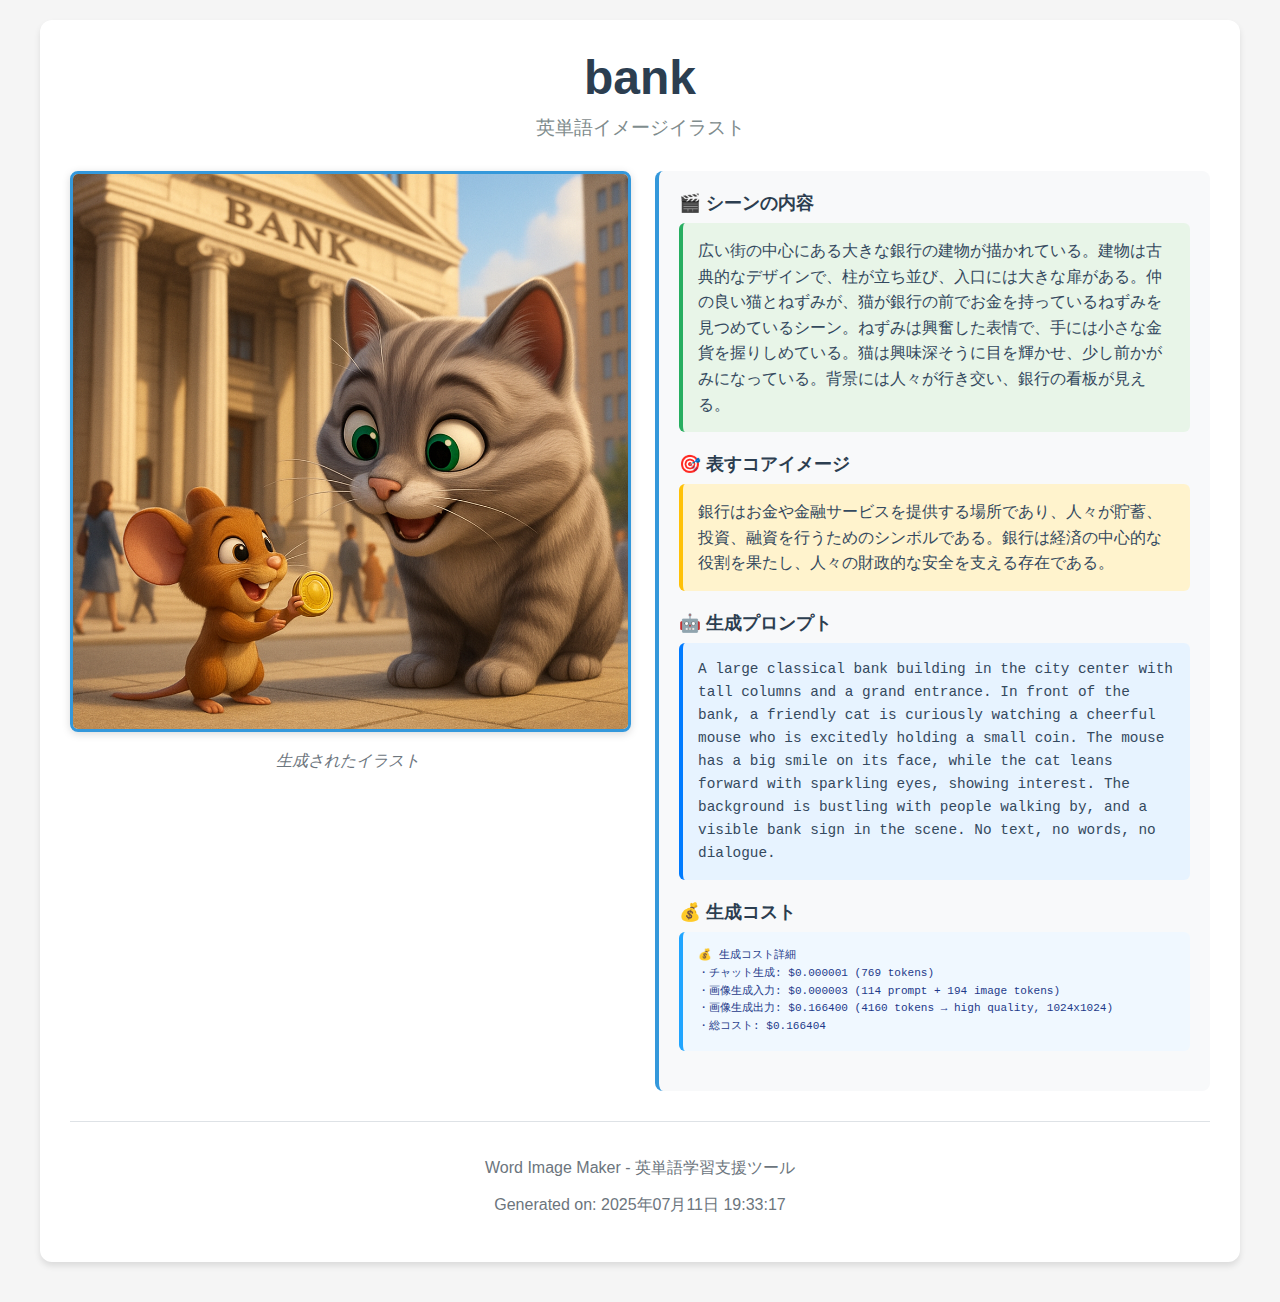
<file: output/bank_viewer.html>
<!DOCTYPE html>
<html lang="ja">
<head>
    <meta charset="UTF-8">
    <meta name="viewport" content="width=device-width, initial-scale=1.0">
    <title>Word Image Maker - bank</title>
    <style>
        body {
            font-family: 'Segoe UI', Tahoma, Geneva, Verdana, sans-serif;
            max-width: 1200px;
            margin: 0 auto;
            padding: 20px;
            background-color: #f5f5f5;
        }
        
        .container {
            background-color: white;
            border-radius: 12px;
            box-shadow: 0 4px 6px rgba(0, 0, 0, 0.1);
            padding: 30px;
            margin-bottom: 20px;
        }
        
        .header {
            text-align: center;
            margin-bottom: 30px;
        }
        
        .word-title {
            font-size: 3em;
            color: #2c3e50;
            margin: 0;
            font-weight: bold;
        }
        
        .subtitle {
            font-size: 1.2em;
            color: #7f8c8d;
            margin-top: 10px;
        }
        
        .content {
            display: grid;
            grid-template-columns: 1fr 1fr;
            gap: 30px;
            align-items: start;
        }
        
        .image-section {
            text-align: center;
        }
        
        .generated-image {
            max-width: 100%;
            height: auto;
            border-radius: 8px;
            box-shadow: 0 2px 8px rgba(0, 0, 0, 0.15);
            border: 3px solid #3498db;
        }
        
        .info-section {
            background-color: #f8f9fa;
            padding: 20px;
            border-radius: 8px;
            border-left: 4px solid #3498db;
        }
        
        .info-item {
            margin-bottom: 20px;
        }
        
        .info-label {
            font-weight: bold;
            color: #2c3e50;
            font-size: 1.1em;
            margin-bottom: 8px;
            display: block;
        }
        
        .info-content {
            color: #34495e;
            line-height: 1.6;
            font-size: 1em;
        }
        
        .scene-description {
            background-color: #e8f5e8;
            padding: 15px;
            border-radius: 6px;
            border-left: 4px solid #27ae60;
        }
        
        .core-image {
            background-color: #fff3cd;
            padding: 15px;
            border-radius: 6px;
            border-left: 4px solid #ffc107;
        }
        
        .prompt {
            background-color: #e7f3ff;
            padding: 15px;
            border-radius: 6px;
            border-left: 4px solid #007bff;
            font-family: 'Courier New', monospace;
            font-size: 0.9em;
        }
        
        .cost-info {
            background-color: #f0f8ff;
            padding: 15px;
            border-radius: 6px;
            border-left: 4px solid #20a5ff;
            font-family: 'Courier New', monospace;
            font-size: 0.85em;
        }
        
        .cost-info pre {
            margin: 0;
            white-space: pre-wrap;
            color: #1e3a8a;
        }
        
        .footer {
            text-align: center;
            margin-top: 30px;
            padding-top: 20px;
            border-top: 1px solid #dee2e6;
            color: #6c757d;
        }
        
        @media (max-width: 768px) {
            .content {
                grid-template-columns: 1fr;
            }
            
            .word-title {
                font-size: 2.5em;
            }
        }
    </style>
</head>
<body>
    <div class="container">
        <div class="header">
            <h1 class="word-title">bank</h1>
            <p class="subtitle">英単語イメージイラスト</p>
        </div>
        
        <div class="content">
            <div class="image-section">
                <img src="images/bank_20250711_193317.png" alt="bank illustration" class="generated-image">
                <p style="margin-top: 15px; color: #6c757d; font-style: italic;">
                    生成されたイラスト
                </p>
            </div>
            
            <div class="info-section">
                <div class="info-item">
                    <span class="info-label">🎬 シーンの内容</span>
                    <div class="info-content scene-description">
                        広い街の中心にある大きな銀行の建物が描かれている。建物は古典的なデザインで、柱が立ち並び、入口には大きな扉がある。仲の良い猫とねずみが、猫が銀行の前でお金を持っているねずみを見つめているシーン。ねずみは興奮した表情で、手には小さな金貨を握りしめている。猫は興味深そうに目を輝かせ、少し前かがみになっている。背景には人々が行き交い、銀行の看板が見える。
                    </div>
                </div>
                
                <div class="info-item">
                    <span class="info-label">🎯 表すコアイメージ</span>
                    <div class="info-content core-image">
                        銀行はお金や金融サービスを提供する場所であり、人々が貯蓄、投資、融資を行うためのシンボルである。銀行は経済の中心的な役割を果たし、人々の財政的な安全を支える存在である。
                    </div>
                </div>
                
                <div class="info-item">
                    <span class="info-label">🤖 生成プロンプト</span>
                    <div class="info-content prompt">
                        A large classical bank building in the city center with tall columns and a grand entrance. In front of the bank, a friendly cat is curiously watching a cheerful mouse who is excitedly holding a small coin. The mouse has a big smile on its face, while the cat leans forward with sparkling eyes, showing interest. The background is bustling with people walking by, and a visible bank sign in the scene. No text, no words, no dialogue.
                    </div>
                </div>
                
                
                <div class="info-item">
                    <span class="info-label">💰 生成コスト</span>
                    <div class="info-content cost-info">
                        <pre>💰 生成コスト詳細
・チャット生成: $0.000001 (769 tokens)
・画像生成入力: $0.000003 (114 prompt + 194 image tokens)
・画像生成出力: $0.166400 (4160 tokens → high quality, 1024x1024)
・総コスト: $0.166404</pre>
                    </div>
                </div>
        
            </div>
        </div>
        
        <div class="footer">
            <p>Word Image Maker - 英単語学習支援ツール</p>
            <p>Generated on: 2025年07月11日 19:33:17</p>
        </div>
    </div>
</body>
</html>
</file>
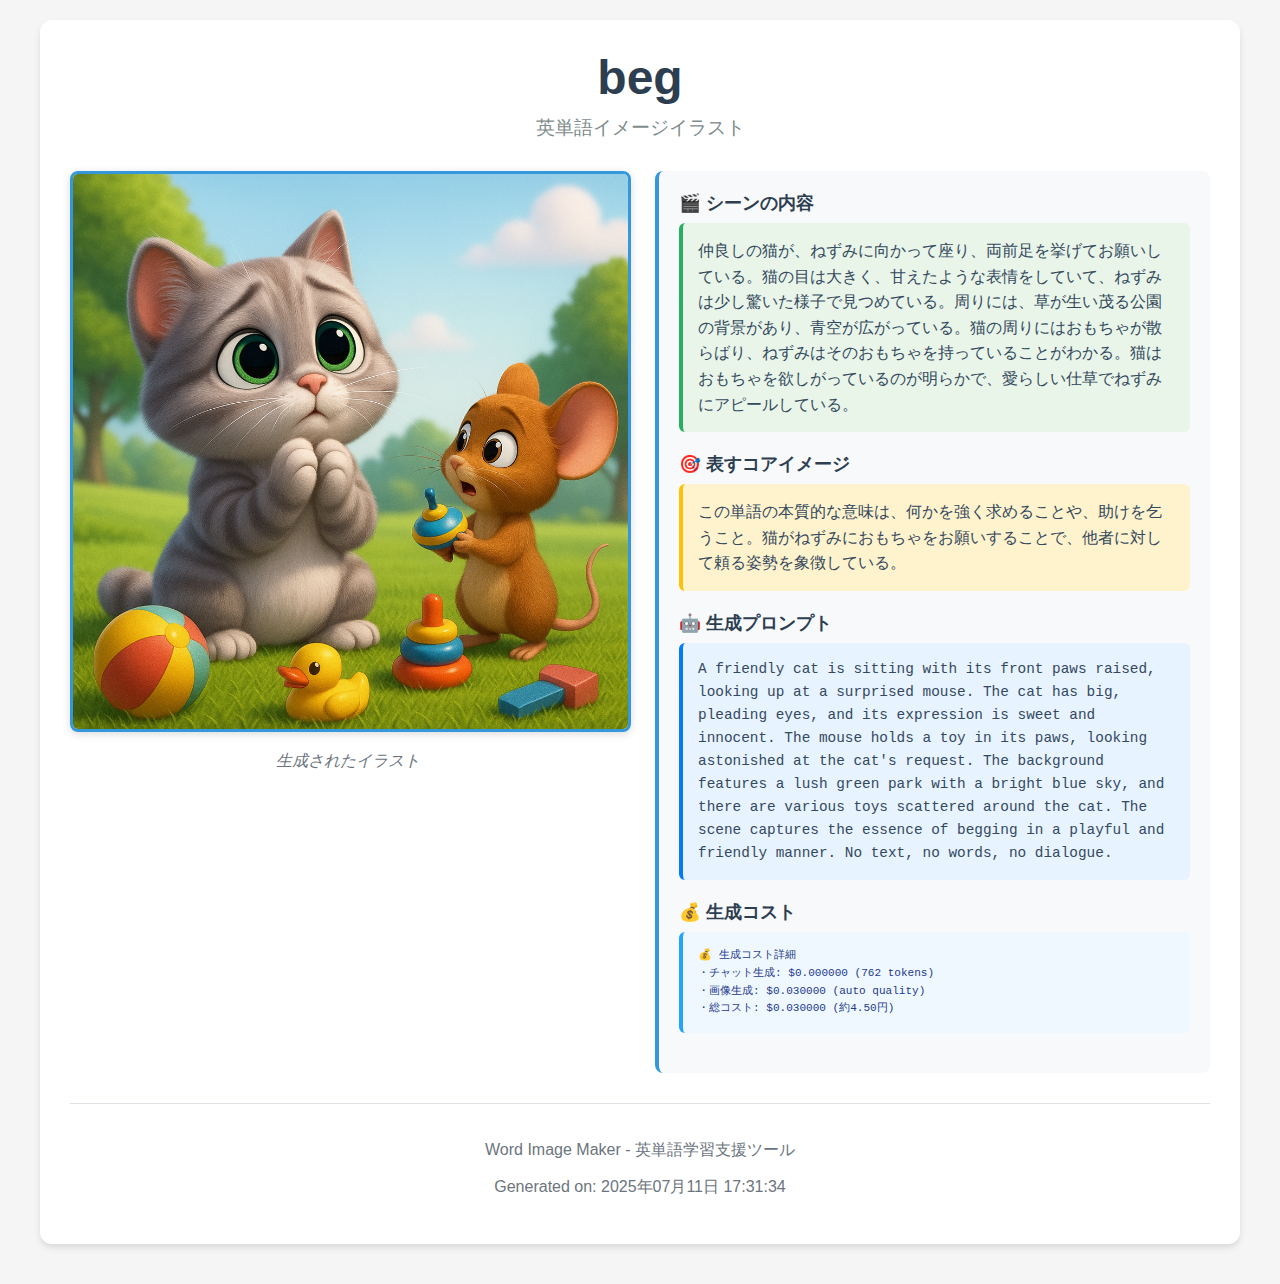
<file: output/beg_viewer.html>
<!DOCTYPE html>
<html lang="ja">
<head>
    <meta charset="UTF-8">
    <meta name="viewport" content="width=device-width, initial-scale=1.0">
    <title>Word Image Maker - beg</title>
    <style>
        body {
            font-family: 'Segoe UI', Tahoma, Geneva, Verdana, sans-serif;
            max-width: 1200px;
            margin: 0 auto;
            padding: 20px;
            background-color: #f5f5f5;
        }
        
        .container {
            background-color: white;
            border-radius: 12px;
            box-shadow: 0 4px 6px rgba(0, 0, 0, 0.1);
            padding: 30px;
            margin-bottom: 20px;
        }
        
        .header {
            text-align: center;
            margin-bottom: 30px;
        }
        
        .word-title {
            font-size: 3em;
            color: #2c3e50;
            margin: 0;
            font-weight: bold;
        }
        
        .subtitle {
            font-size: 1.2em;
            color: #7f8c8d;
            margin-top: 10px;
        }
        
        .content {
            display: grid;
            grid-template-columns: 1fr 1fr;
            gap: 30px;
            align-items: start;
        }
        
        .image-section {
            text-align: center;
        }
        
        .generated-image {
            max-width: 100%;
            height: auto;
            border-radius: 8px;
            box-shadow: 0 2px 8px rgba(0, 0, 0, 0.15);
            border: 3px solid #3498db;
        }
        
        .info-section {
            background-color: #f8f9fa;
            padding: 20px;
            border-radius: 8px;
            border-left: 4px solid #3498db;
        }
        
        .info-item {
            margin-bottom: 20px;
        }
        
        .info-label {
            font-weight: bold;
            color: #2c3e50;
            font-size: 1.1em;
            margin-bottom: 8px;
            display: block;
        }
        
        .info-content {
            color: #34495e;
            line-height: 1.6;
            font-size: 1em;
        }
        
        .scene-description {
            background-color: #e8f5e8;
            padding: 15px;
            border-radius: 6px;
            border-left: 4px solid #27ae60;
        }
        
        .core-image {
            background-color: #fff3cd;
            padding: 15px;
            border-radius: 6px;
            border-left: 4px solid #ffc107;
        }
        
        .prompt {
            background-color: #e7f3ff;
            padding: 15px;
            border-radius: 6px;
            border-left: 4px solid #007bff;
            font-family: 'Courier New', monospace;
            font-size: 0.9em;
        }
        
        .cost-info {
            background-color: #f0f8ff;
            padding: 15px;
            border-radius: 6px;
            border-left: 4px solid #20a5ff;
            font-family: 'Courier New', monospace;
            font-size: 0.85em;
        }
        
        .cost-info pre {
            margin: 0;
            white-space: pre-wrap;
            color: #1e3a8a;
        }
        
        .footer {
            text-align: center;
            margin-top: 30px;
            padding-top: 20px;
            border-top: 1px solid #dee2e6;
            color: #6c757d;
        }
        
        @media (max-width: 768px) {
            .content {
                grid-template-columns: 1fr;
            }
            
            .word-title {
                font-size: 2.5em;
            }
        }
    </style>
</head>
<body>
    <div class="container">
        <div class="header">
            <h1 class="word-title">beg</h1>
            <p class="subtitle">英単語イメージイラスト</p>
        </div>
        
        <div class="content">
            <div class="image-section">
                <img src="images/beg_20250711_173134.png" alt="beg illustration" class="generated-image">
                <p style="margin-top: 15px; color: #6c757d; font-style: italic;">
                    生成されたイラスト
                </p>
            </div>
            
            <div class="info-section">
                <div class="info-item">
                    <span class="info-label">🎬 シーンの内容</span>
                    <div class="info-content scene-description">
                        仲良しの猫が、ねずみに向かって座り、両前足を挙げてお願いしている。猫の目は大きく、甘えたような表情をしていて、ねずみは少し驚いた様子で見つめている。周りには、草が生い茂る公園の背景があり、青空が広がっている。猫の周りにはおもちゃが散らばり、ねずみはそのおもちゃを持っていることがわかる。猫はおもちゃを欲しがっているのが明らかで、愛らしい仕草でねずみにアピールしている。
                    </div>
                </div>
                
                <div class="info-item">
                    <span class="info-label">🎯 表すコアイメージ</span>
                    <div class="info-content core-image">
                        この単語の本質的な意味は、何かを強く求めることや、助けを乞うこと。猫がねずみにおもちゃをお願いすることで、他者に対して頼る姿勢を象徴している。
                    </div>
                </div>
                
                <div class="info-item">
                    <span class="info-label">🤖 生成プロンプト</span>
                    <div class="info-content prompt">
                        A friendly cat is sitting with its front paws raised, looking up at a surprised mouse. The cat has big, pleading eyes, and its expression is sweet and innocent. The mouse holds a toy in its paws, looking astonished at the cat's request. The background features a lush green park with a bright blue sky, and there are various toys scattered around the cat. The scene captures the essence of begging in a playful and friendly manner. No text, no words, no dialogue.
                    </div>
                </div>
                
                
                <div class="info-item">
                    <span class="info-label">💰 生成コスト</span>
                    <div class="info-content cost-info">
                        <pre>💰 生成コスト詳細
・チャット生成: $0.000000 (762 tokens)
・画像生成: $0.030000 (auto quality)
・総コスト: $0.030000 (約4.50円)</pre>
                    </div>
                </div>
        
            </div>
        </div>
        
        <div class="footer">
            <p>Word Image Maker - 英単語学習支援ツール</p>
            <p>Generated on: 2025年07月11日 17:31:34</p>
        </div>
    </div>
</body>
</html>
</file>
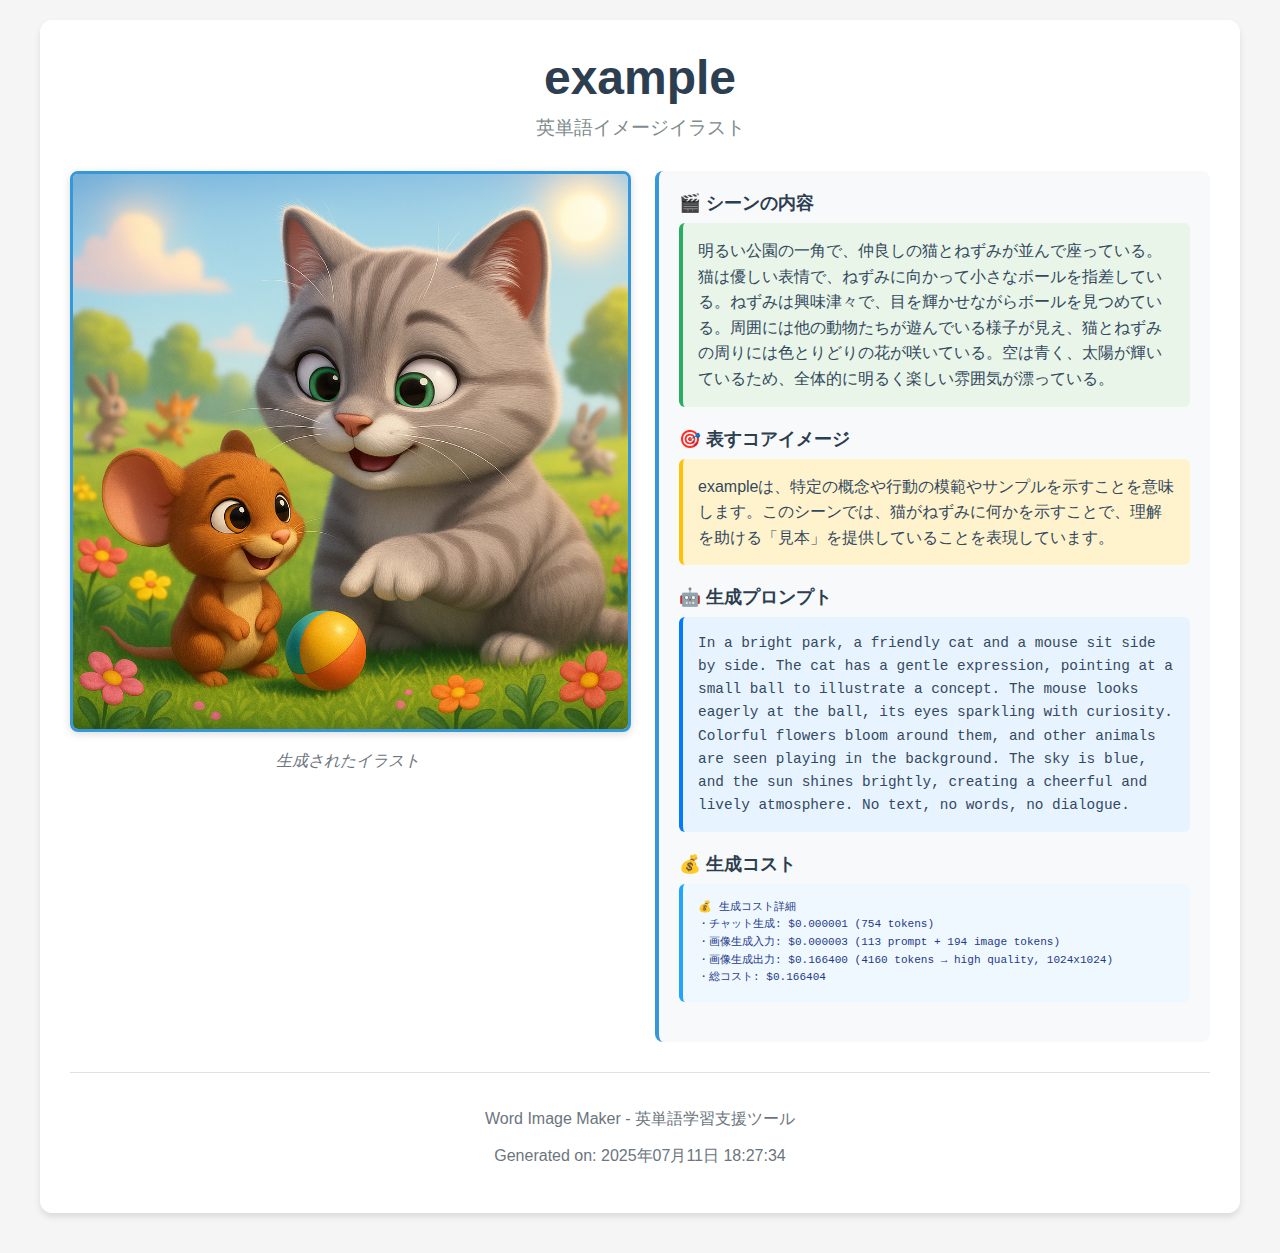
<file: output/example_viewer.html>
<!DOCTYPE html>
<html lang="ja">
<head>
    <meta charset="UTF-8">
    <meta name="viewport" content="width=device-width, initial-scale=1.0">
    <title>Word Image Maker - example</title>
    <style>
        body {
            font-family: 'Segoe UI', Tahoma, Geneva, Verdana, sans-serif;
            max-width: 1200px;
            margin: 0 auto;
            padding: 20px;
            background-color: #f5f5f5;
        }
        
        .container {
            background-color: white;
            border-radius: 12px;
            box-shadow: 0 4px 6px rgba(0, 0, 0, 0.1);
            padding: 30px;
            margin-bottom: 20px;
        }
        
        .header {
            text-align: center;
            margin-bottom: 30px;
        }
        
        .word-title {
            font-size: 3em;
            color: #2c3e50;
            margin: 0;
            font-weight: bold;
        }
        
        .subtitle {
            font-size: 1.2em;
            color: #7f8c8d;
            margin-top: 10px;
        }
        
        .content {
            display: grid;
            grid-template-columns: 1fr 1fr;
            gap: 30px;
            align-items: start;
        }
        
        .image-section {
            text-align: center;
        }
        
        .generated-image {
            max-width: 100%;
            height: auto;
            border-radius: 8px;
            box-shadow: 0 2px 8px rgba(0, 0, 0, 0.15);
            border: 3px solid #3498db;
        }
        
        .info-section {
            background-color: #f8f9fa;
            padding: 20px;
            border-radius: 8px;
            border-left: 4px solid #3498db;
        }
        
        .info-item {
            margin-bottom: 20px;
        }
        
        .info-label {
            font-weight: bold;
            color: #2c3e50;
            font-size: 1.1em;
            margin-bottom: 8px;
            display: block;
        }
        
        .info-content {
            color: #34495e;
            line-height: 1.6;
            font-size: 1em;
        }
        
        .scene-description {
            background-color: #e8f5e8;
            padding: 15px;
            border-radius: 6px;
            border-left: 4px solid #27ae60;
        }
        
        .core-image {
            background-color: #fff3cd;
            padding: 15px;
            border-radius: 6px;
            border-left: 4px solid #ffc107;
        }
        
        .prompt {
            background-color: #e7f3ff;
            padding: 15px;
            border-radius: 6px;
            border-left: 4px solid #007bff;
            font-family: 'Courier New', monospace;
            font-size: 0.9em;
        }
        
        .cost-info {
            background-color: #f0f8ff;
            padding: 15px;
            border-radius: 6px;
            border-left: 4px solid #20a5ff;
            font-family: 'Courier New', monospace;
            font-size: 0.85em;
        }
        
        .cost-info pre {
            margin: 0;
            white-space: pre-wrap;
            color: #1e3a8a;
        }
        
        .footer {
            text-align: center;
            margin-top: 30px;
            padding-top: 20px;
            border-top: 1px solid #dee2e6;
            color: #6c757d;
        }
        
        @media (max-width: 768px) {
            .content {
                grid-template-columns: 1fr;
            }
            
            .word-title {
                font-size: 2.5em;
            }
        }
    </style>
</head>
<body>
    <div class="container">
        <div class="header">
            <h1 class="word-title">example</h1>
            <p class="subtitle">英単語イメージイラスト</p>
        </div>
        
        <div class="content">
            <div class="image-section">
                <img src="images/example_20250711_182734.png" alt="example illustration" class="generated-image">
                <p style="margin-top: 15px; color: #6c757d; font-style: italic;">
                    生成されたイラスト
                </p>
            </div>
            
            <div class="info-section">
                <div class="info-item">
                    <span class="info-label">🎬 シーンの内容</span>
                    <div class="info-content scene-description">
                        明るい公園の一角で、仲良しの猫とねずみが並んで座っている。猫は優しい表情で、ねずみに向かって小さなボールを指差している。ねずみは興味津々で、目を輝かせながらボールを見つめている。周囲には他の動物たちが遊んでいる様子が見え、猫とねずみの周りには色とりどりの花が咲いている。空は青く、太陽が輝いているため、全体的に明るく楽しい雰囲気が漂っている。
                    </div>
                </div>
                
                <div class="info-item">
                    <span class="info-label">🎯 表すコアイメージ</span>
                    <div class="info-content core-image">
                        exampleは、特定の概念や行動の模範やサンプルを示すことを意味します。このシーンでは、猫がねずみに何かを示すことで、理解を助ける「見本」を提供していることを表現しています。
                    </div>
                </div>
                
                <div class="info-item">
                    <span class="info-label">🤖 生成プロンプト</span>
                    <div class="info-content prompt">
                        In a bright park, a friendly cat and a mouse sit side by side. The cat has a gentle expression, pointing at a small ball to illustrate a concept. The mouse looks eagerly at the ball, its eyes sparkling with curiosity. Colorful flowers bloom around them, and other animals are seen playing in the background. The sky is blue, and the sun shines brightly, creating a cheerful and lively atmosphere. No text, no words, no dialogue.
                    </div>
                </div>
                
                
                <div class="info-item">
                    <span class="info-label">💰 生成コスト</span>
                    <div class="info-content cost-info">
                        <pre>💰 生成コスト詳細
・チャット生成: $0.000001 (754 tokens)
・画像生成入力: $0.000003 (113 prompt + 194 image tokens)
・画像生成出力: $0.166400 (4160 tokens → high quality, 1024x1024)
・総コスト: $0.166404</pre>
                    </div>
                </div>
        
            </div>
        </div>
        
        <div class="footer">
            <p>Word Image Maker - 英単語学習支援ツール</p>
            <p>Generated on: 2025年07月11日 18:27:34</p>
        </div>
    </div>
</body>
</html>
</file>
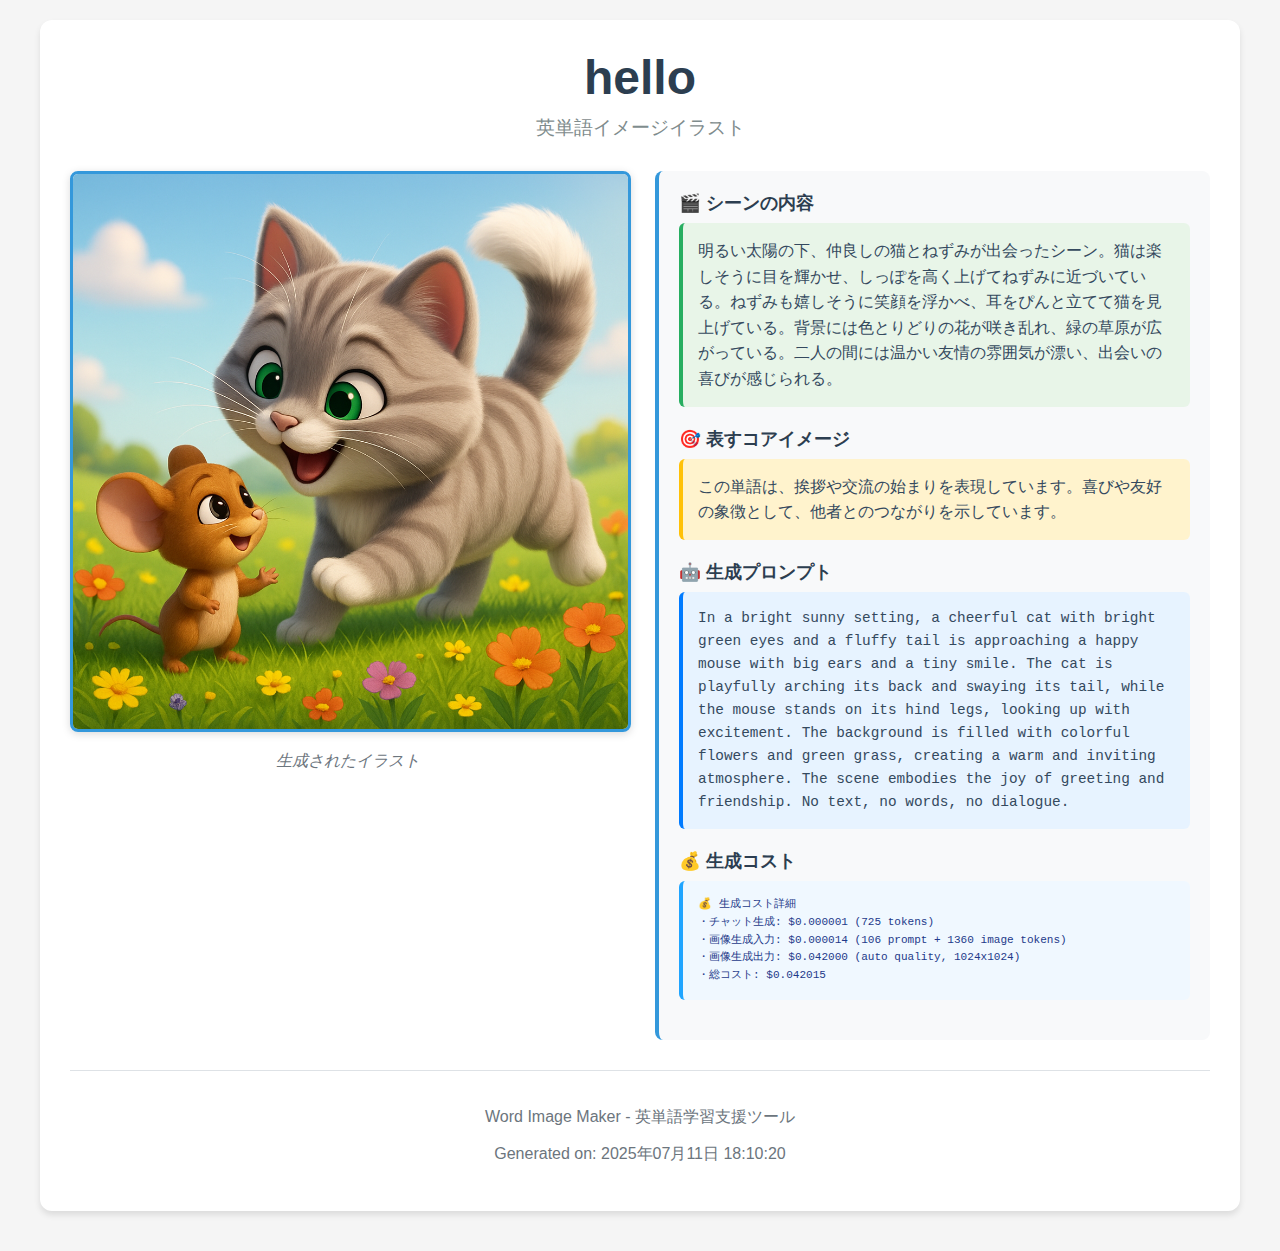
<file: output/hello_viewer.html>
<!DOCTYPE html>
<html lang="ja">
<head>
    <meta charset="UTF-8">
    <meta name="viewport" content="width=device-width, initial-scale=1.0">
    <title>Word Image Maker - hello</title>
    <style>
        body {
            font-family: 'Segoe UI', Tahoma, Geneva, Verdana, sans-serif;
            max-width: 1200px;
            margin: 0 auto;
            padding: 20px;
            background-color: #f5f5f5;
        }
        
        .container {
            background-color: white;
            border-radius: 12px;
            box-shadow: 0 4px 6px rgba(0, 0, 0, 0.1);
            padding: 30px;
            margin-bottom: 20px;
        }
        
        .header {
            text-align: center;
            margin-bottom: 30px;
        }
        
        .word-title {
            font-size: 3em;
            color: #2c3e50;
            margin: 0;
            font-weight: bold;
        }
        
        .subtitle {
            font-size: 1.2em;
            color: #7f8c8d;
            margin-top: 10px;
        }
        
        .content {
            display: grid;
            grid-template-columns: 1fr 1fr;
            gap: 30px;
            align-items: start;
        }
        
        .image-section {
            text-align: center;
        }
        
        .generated-image {
            max-width: 100%;
            height: auto;
            border-radius: 8px;
            box-shadow: 0 2px 8px rgba(0, 0, 0, 0.15);
            border: 3px solid #3498db;
        }
        
        .info-section {
            background-color: #f8f9fa;
            padding: 20px;
            border-radius: 8px;
            border-left: 4px solid #3498db;
        }
        
        .info-item {
            margin-bottom: 20px;
        }
        
        .info-label {
            font-weight: bold;
            color: #2c3e50;
            font-size: 1.1em;
            margin-bottom: 8px;
            display: block;
        }
        
        .info-content {
            color: #34495e;
            line-height: 1.6;
            font-size: 1em;
        }
        
        .scene-description {
            background-color: #e8f5e8;
            padding: 15px;
            border-radius: 6px;
            border-left: 4px solid #27ae60;
        }
        
        .core-image {
            background-color: #fff3cd;
            padding: 15px;
            border-radius: 6px;
            border-left: 4px solid #ffc107;
        }
        
        .prompt {
            background-color: #e7f3ff;
            padding: 15px;
            border-radius: 6px;
            border-left: 4px solid #007bff;
            font-family: 'Courier New', monospace;
            font-size: 0.9em;
        }
        
        .cost-info {
            background-color: #f0f8ff;
            padding: 15px;
            border-radius: 6px;
            border-left: 4px solid #20a5ff;
            font-family: 'Courier New', monospace;
            font-size: 0.85em;
        }
        
        .cost-info pre {
            margin: 0;
            white-space: pre-wrap;
            color: #1e3a8a;
        }
        
        .footer {
            text-align: center;
            margin-top: 30px;
            padding-top: 20px;
            border-top: 1px solid #dee2e6;
            color: #6c757d;
        }
        
        @media (max-width: 768px) {
            .content {
                grid-template-columns: 1fr;
            }
            
            .word-title {
                font-size: 2.5em;
            }
        }
    </style>
</head>
<body>
    <div class="container">
        <div class="header">
            <h1 class="word-title">hello</h1>
            <p class="subtitle">英単語イメージイラスト</p>
        </div>
        
        <div class="content">
            <div class="image-section">
                <img src="images/hello_20250711_181020.png" alt="hello illustration" class="generated-image">
                <p style="margin-top: 15px; color: #6c757d; font-style: italic;">
                    生成されたイラスト
                </p>
            </div>
            
            <div class="info-section">
                <div class="info-item">
                    <span class="info-label">🎬 シーンの内容</span>
                    <div class="info-content scene-description">
                        明るい太陽の下、仲良しの猫とねずみが出会ったシーン。猫は楽しそうに目を輝かせ、しっぽを高く上げてねずみに近づいている。ねずみも嬉しそうに笑顔を浮かべ、耳をぴんと立てて猫を見上げている。背景には色とりどりの花が咲き乱れ、緑の草原が広がっている。二人の間には温かい友情の雰囲気が漂い、出会いの喜びが感じられる。
                    </div>
                </div>
                
                <div class="info-item">
                    <span class="info-label">🎯 表すコアイメージ</span>
                    <div class="info-content core-image">
                        この単語は、挨拶や交流の始まりを表現しています。喜びや友好の象徴として、他者とのつながりを示しています。
                    </div>
                </div>
                
                <div class="info-item">
                    <span class="info-label">🤖 生成プロンプト</span>
                    <div class="info-content prompt">
                        In a bright sunny setting, a cheerful cat with bright green eyes and a fluffy tail is approaching a happy mouse with big ears and a tiny smile. The cat is playfully arching its back and swaying its tail, while the mouse stands on its hind legs, looking up with excitement. The background is filled with colorful flowers and green grass, creating a warm and inviting atmosphere. The scene embodies the joy of greeting and friendship. No text, no words, no dialogue.
                    </div>
                </div>
                
                
                <div class="info-item">
                    <span class="info-label">💰 生成コスト</span>
                    <div class="info-content cost-info">
                        <pre>💰 生成コスト詳細
・チャット生成: $0.000001 (725 tokens)
・画像生成入力: $0.000014 (106 prompt + 1360 image tokens)
・画像生成出力: $0.042000 (auto quality, 1024x1024)
・総コスト: $0.042015</pre>
                    </div>
                </div>
        
            </div>
        </div>
        
        <div class="footer">
            <p>Word Image Maker - 英単語学習支援ツール</p>
            <p>Generated on: 2025年07月11日 18:10:20</p>
        </div>
    </div>
</body>
</html>
</file>
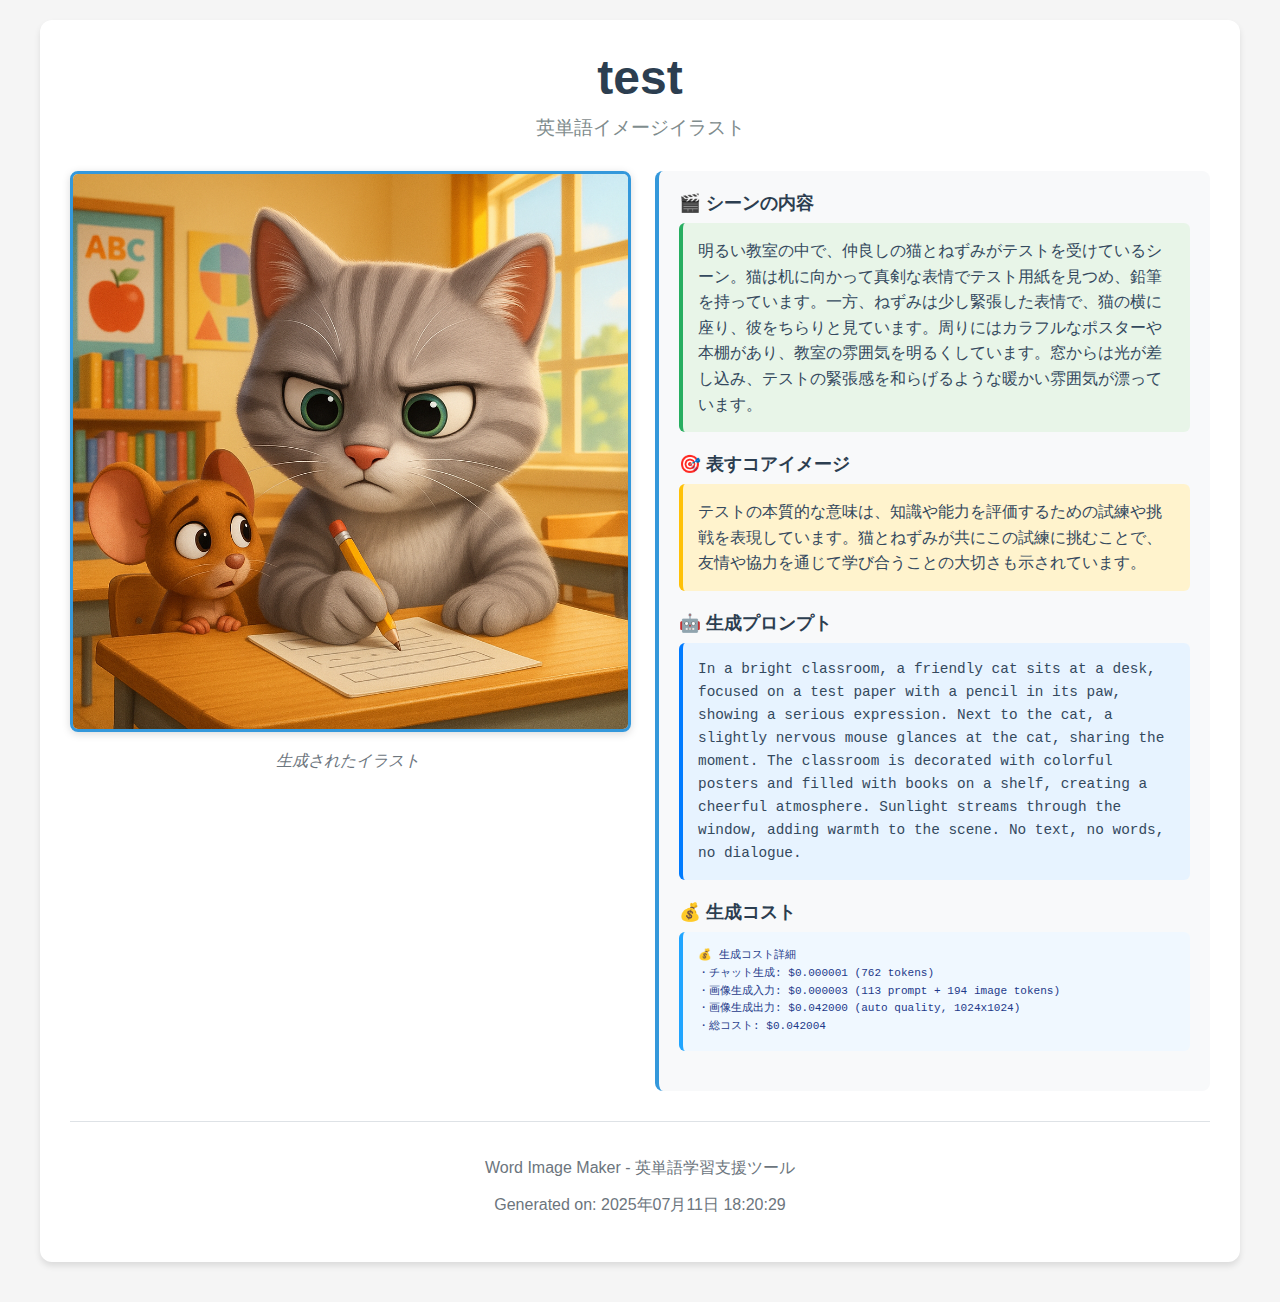
<file: output/test_viewer.html>
<!DOCTYPE html>
<html lang="ja">
<head>
    <meta charset="UTF-8">
    <meta name="viewport" content="width=device-width, initial-scale=1.0">
    <title>Word Image Maker - test</title>
    <style>
        body {
            font-family: 'Segoe UI', Tahoma, Geneva, Verdana, sans-serif;
            max-width: 1200px;
            margin: 0 auto;
            padding: 20px;
            background-color: #f5f5f5;
        }
        
        .container {
            background-color: white;
            border-radius: 12px;
            box-shadow: 0 4px 6px rgba(0, 0, 0, 0.1);
            padding: 30px;
            margin-bottom: 20px;
        }
        
        .header {
            text-align: center;
            margin-bottom: 30px;
        }
        
        .word-title {
            font-size: 3em;
            color: #2c3e50;
            margin: 0;
            font-weight: bold;
        }
        
        .subtitle {
            font-size: 1.2em;
            color: #7f8c8d;
            margin-top: 10px;
        }
        
        .content {
            display: grid;
            grid-template-columns: 1fr 1fr;
            gap: 30px;
            align-items: start;
        }
        
        .image-section {
            text-align: center;
        }
        
        .generated-image {
            max-width: 100%;
            height: auto;
            border-radius: 8px;
            box-shadow: 0 2px 8px rgba(0, 0, 0, 0.15);
            border: 3px solid #3498db;
        }
        
        .info-section {
            background-color: #f8f9fa;
            padding: 20px;
            border-radius: 8px;
            border-left: 4px solid #3498db;
        }
        
        .info-item {
            margin-bottom: 20px;
        }
        
        .info-label {
            font-weight: bold;
            color: #2c3e50;
            font-size: 1.1em;
            margin-bottom: 8px;
            display: block;
        }
        
        .info-content {
            color: #34495e;
            line-height: 1.6;
            font-size: 1em;
        }
        
        .scene-description {
            background-color: #e8f5e8;
            padding: 15px;
            border-radius: 6px;
            border-left: 4px solid #27ae60;
        }
        
        .core-image {
            background-color: #fff3cd;
            padding: 15px;
            border-radius: 6px;
            border-left: 4px solid #ffc107;
        }
        
        .prompt {
            background-color: #e7f3ff;
            padding: 15px;
            border-radius: 6px;
            border-left: 4px solid #007bff;
            font-family: 'Courier New', monospace;
            font-size: 0.9em;
        }
        
        .cost-info {
            background-color: #f0f8ff;
            padding: 15px;
            border-radius: 6px;
            border-left: 4px solid #20a5ff;
            font-family: 'Courier New', monospace;
            font-size: 0.85em;
        }
        
        .cost-info pre {
            margin: 0;
            white-space: pre-wrap;
            color: #1e3a8a;
        }
        
        .footer {
            text-align: center;
            margin-top: 30px;
            padding-top: 20px;
            border-top: 1px solid #dee2e6;
            color: #6c757d;
        }
        
        @media (max-width: 768px) {
            .content {
                grid-template-columns: 1fr;
            }
            
            .word-title {
                font-size: 2.5em;
            }
        }
    </style>
</head>
<body>
    <div class="container">
        <div class="header">
            <h1 class="word-title">test</h1>
            <p class="subtitle">英単語イメージイラスト</p>
        </div>
        
        <div class="content">
            <div class="image-section">
                <img src="images/test_20250711_182029.png" alt="test illustration" class="generated-image">
                <p style="margin-top: 15px; color: #6c757d; font-style: italic;">
                    生成されたイラスト
                </p>
            </div>
            
            <div class="info-section">
                <div class="info-item">
                    <span class="info-label">🎬 シーンの内容</span>
                    <div class="info-content scene-description">
                        明るい教室の中で、仲良しの猫とねずみがテストを受けているシーン。猫は机に向かって真剣な表情でテスト用紙を見つめ、鉛筆を持っています。一方、ねずみは少し緊張した表情で、猫の横に座り、彼をちらりと見ています。周りにはカラフルなポスターや本棚があり、教室の雰囲気を明るくしています。窓からは光が差し込み、テストの緊張感を和らげるような暖かい雰囲気が漂っています。
                    </div>
                </div>
                
                <div class="info-item">
                    <span class="info-label">🎯 表すコアイメージ</span>
                    <div class="info-content core-image">
                        テストの本質的な意味は、知識や能力を評価するための試練や挑戦を表現しています。猫とねずみが共にこの試練に挑むことで、友情や協力を通じて学び合うことの大切さも示されています。
                    </div>
                </div>
                
                <div class="info-item">
                    <span class="info-label">🤖 生成プロンプト</span>
                    <div class="info-content prompt">
                        In a bright classroom, a friendly cat sits at a desk, focused on a test paper with a pencil in its paw, showing a serious expression. Next to the cat, a slightly nervous mouse glances at the cat, sharing the moment. The classroom is decorated with colorful posters and filled with books on a shelf, creating a cheerful atmosphere. Sunlight streams through the window, adding warmth to the scene. No text, no words, no dialogue.
                    </div>
                </div>
                
                
                <div class="info-item">
                    <span class="info-label">💰 生成コスト</span>
                    <div class="info-content cost-info">
                        <pre>💰 生成コスト詳細
・チャット生成: $0.000001 (762 tokens)
・画像生成入力: $0.000003 (113 prompt + 194 image tokens)
・画像生成出力: $0.042000 (auto quality, 1024x1024)
・総コスト: $0.042004</pre>
                    </div>
                </div>
        
            </div>
        </div>
        
        <div class="footer">
            <p>Word Image Maker - 英単語学習支援ツール</p>
            <p>Generated on: 2025年07月11日 18:20:29</p>
        </div>
    </div>
</body>
</html>
</file>
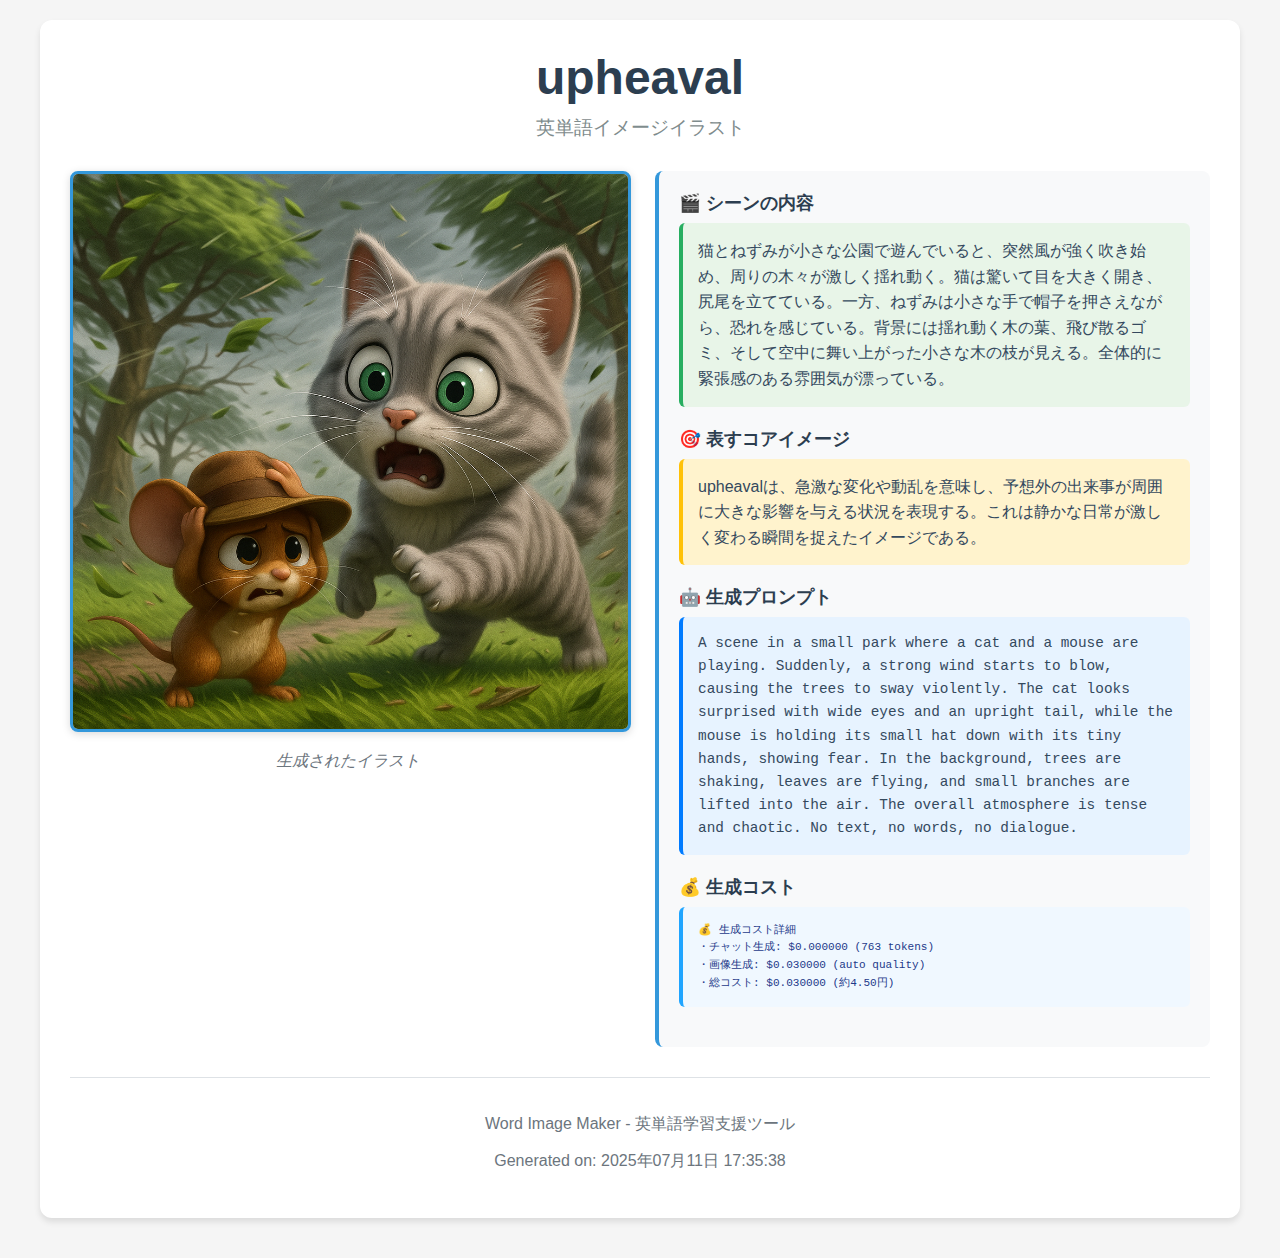
<file: output/upheaval_viewer.html>
<!DOCTYPE html>
<html lang="ja">
<head>
    <meta charset="UTF-8">
    <meta name="viewport" content="width=device-width, initial-scale=1.0">
    <title>Word Image Maker - upheaval</title>
    <style>
        body {
            font-family: 'Segoe UI', Tahoma, Geneva, Verdana, sans-serif;
            max-width: 1200px;
            margin: 0 auto;
            padding: 20px;
            background-color: #f5f5f5;
        }
        
        .container {
            background-color: white;
            border-radius: 12px;
            box-shadow: 0 4px 6px rgba(0, 0, 0, 0.1);
            padding: 30px;
            margin-bottom: 20px;
        }
        
        .header {
            text-align: center;
            margin-bottom: 30px;
        }
        
        .word-title {
            font-size: 3em;
            color: #2c3e50;
            margin: 0;
            font-weight: bold;
        }
        
        .subtitle {
            font-size: 1.2em;
            color: #7f8c8d;
            margin-top: 10px;
        }
        
        .content {
            display: grid;
            grid-template-columns: 1fr 1fr;
            gap: 30px;
            align-items: start;
        }
        
        .image-section {
            text-align: center;
        }
        
        .generated-image {
            max-width: 100%;
            height: auto;
            border-radius: 8px;
            box-shadow: 0 2px 8px rgba(0, 0, 0, 0.15);
            border: 3px solid #3498db;
        }
        
        .info-section {
            background-color: #f8f9fa;
            padding: 20px;
            border-radius: 8px;
            border-left: 4px solid #3498db;
        }
        
        .info-item {
            margin-bottom: 20px;
        }
        
        .info-label {
            font-weight: bold;
            color: #2c3e50;
            font-size: 1.1em;
            margin-bottom: 8px;
            display: block;
        }
        
        .info-content {
            color: #34495e;
            line-height: 1.6;
            font-size: 1em;
        }
        
        .scene-description {
            background-color: #e8f5e8;
            padding: 15px;
            border-radius: 6px;
            border-left: 4px solid #27ae60;
        }
        
        .core-image {
            background-color: #fff3cd;
            padding: 15px;
            border-radius: 6px;
            border-left: 4px solid #ffc107;
        }
        
        .prompt {
            background-color: #e7f3ff;
            padding: 15px;
            border-radius: 6px;
            border-left: 4px solid #007bff;
            font-family: 'Courier New', monospace;
            font-size: 0.9em;
        }
        
        .cost-info {
            background-color: #f0f8ff;
            padding: 15px;
            border-radius: 6px;
            border-left: 4px solid #20a5ff;
            font-family: 'Courier New', monospace;
            font-size: 0.85em;
        }
        
        .cost-info pre {
            margin: 0;
            white-space: pre-wrap;
            color: #1e3a8a;
        }
        
        .footer {
            text-align: center;
            margin-top: 30px;
            padding-top: 20px;
            border-top: 1px solid #dee2e6;
            color: #6c757d;
        }
        
        @media (max-width: 768px) {
            .content {
                grid-template-columns: 1fr;
            }
            
            .word-title {
                font-size: 2.5em;
            }
        }
    </style>
</head>
<body>
    <div class="container">
        <div class="header">
            <h1 class="word-title">upheaval</h1>
            <p class="subtitle">英単語イメージイラスト</p>
        </div>
        
        <div class="content">
            <div class="image-section">
                <img src="images/upheaval_20250711_173538.png" alt="upheaval illustration" class="generated-image">
                <p style="margin-top: 15px; color: #6c757d; font-style: italic;">
                    生成されたイラスト
                </p>
            </div>
            
            <div class="info-section">
                <div class="info-item">
                    <span class="info-label">🎬 シーンの内容</span>
                    <div class="info-content scene-description">
                        猫とねずみが小さな公園で遊んでいると、突然風が強く吹き始め、周りの木々が激しく揺れ動く。猫は驚いて目を大きく開き、尻尾を立てている。一方、ねずみは小さな手で帽子を押さえながら、恐れを感じている。背景には揺れ動く木の葉、飛び散るゴミ、そして空中に舞い上がった小さな木の枝が見える。全体的に緊張感のある雰囲気が漂っている。
                    </div>
                </div>
                
                <div class="info-item">
                    <span class="info-label">🎯 表すコアイメージ</span>
                    <div class="info-content core-image">
                        upheavalは、急激な変化や動乱を意味し、予想外の出来事が周囲に大きな影響を与える状況を表現する。これは静かな日常が激しく変わる瞬間を捉えたイメージである。
                    </div>
                </div>
                
                <div class="info-item">
                    <span class="info-label">🤖 生成プロンプト</span>
                    <div class="info-content prompt">
                        A scene in a small park where a cat and a mouse are playing. Suddenly, a strong wind starts to blow, causing the trees to sway violently. The cat looks surprised with wide eyes and an upright tail, while the mouse is holding its small hat down with its tiny hands, showing fear. In the background, trees are shaking, leaves are flying, and small branches are lifted into the air. The overall atmosphere is tense and chaotic. No text, no words, no dialogue.
                    </div>
                </div>
                
                
                <div class="info-item">
                    <span class="info-label">💰 生成コスト</span>
                    <div class="info-content cost-info">
                        <pre>💰 生成コスト詳細
・チャット生成: $0.000000 (763 tokens)
・画像生成: $0.030000 (auto quality)
・総コスト: $0.030000 (約4.50円)</pre>
                    </div>
                </div>
        
            </div>
        </div>
        
        <div class="footer">
            <p>Word Image Maker - 英単語学習支援ツール</p>
            <p>Generated on: 2025年07月11日 17:35:38</p>
        </div>
    </div>
</body>
</html>
</file>
